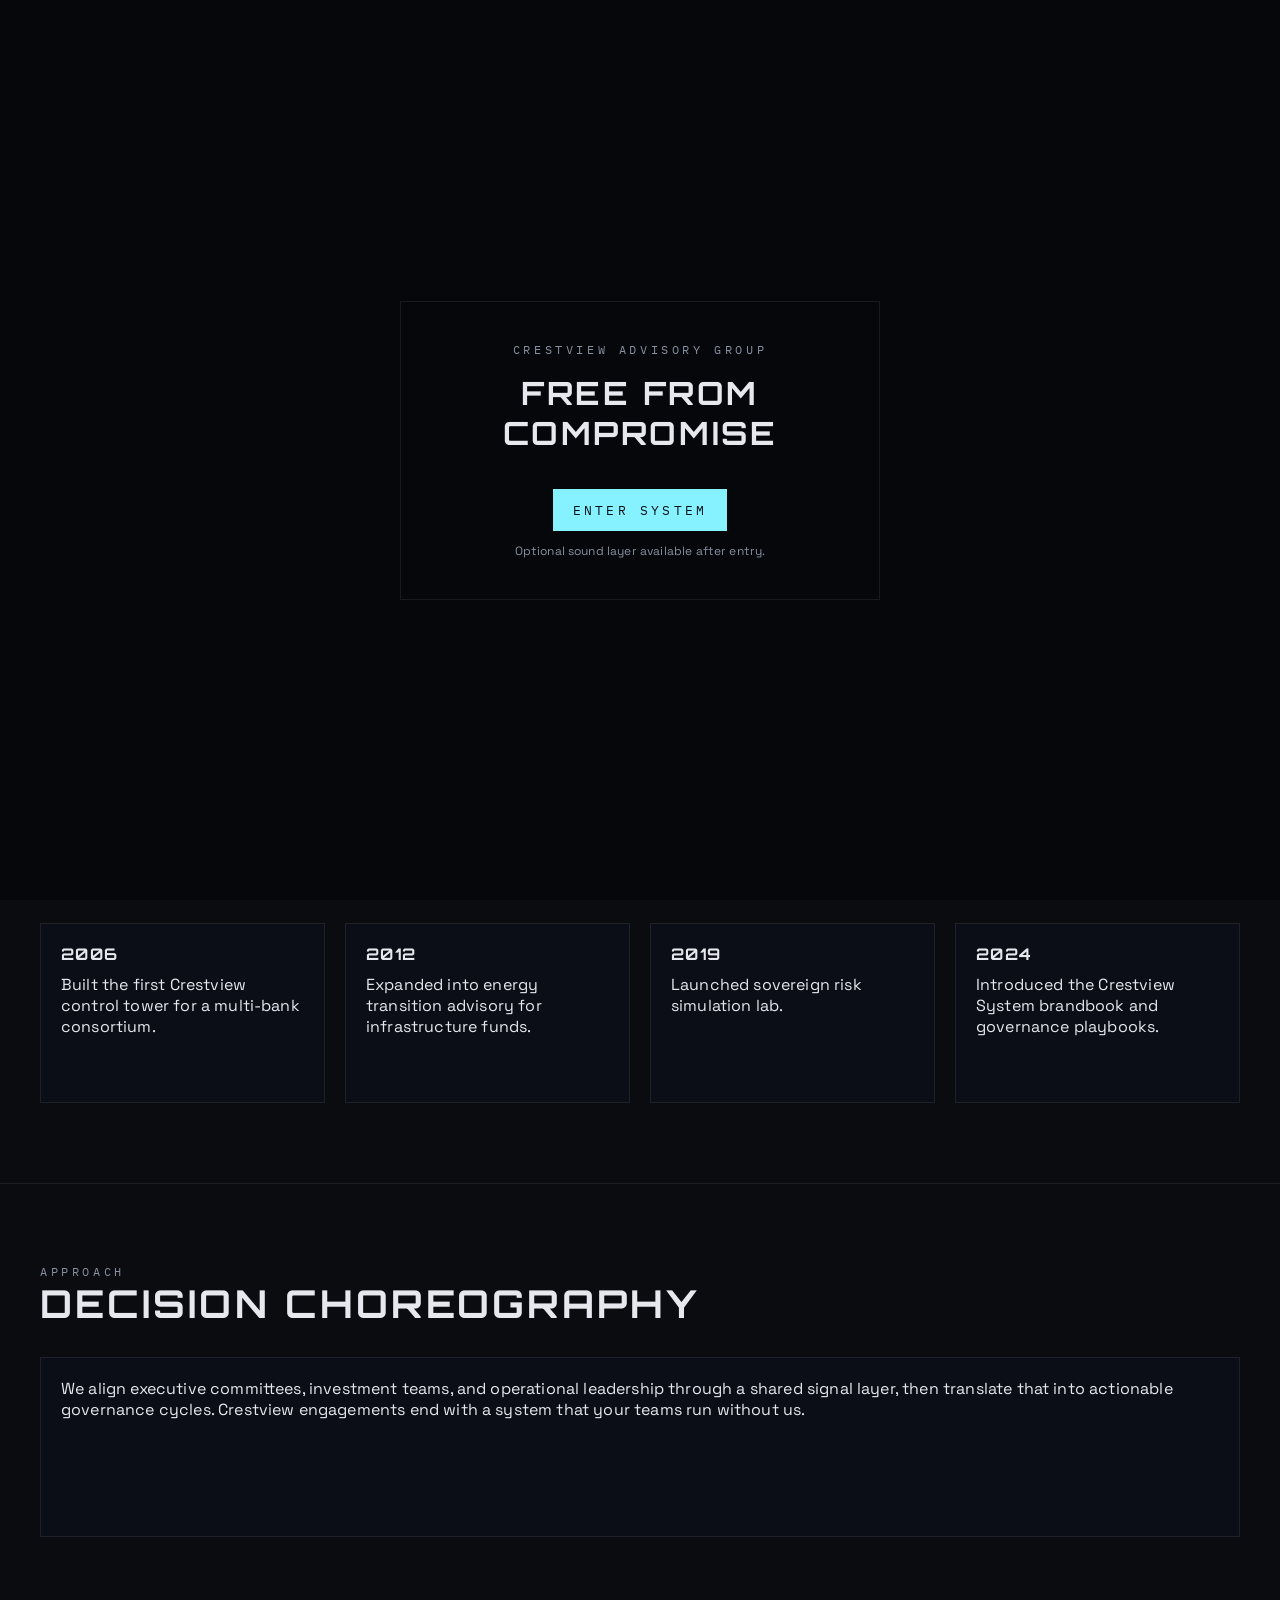
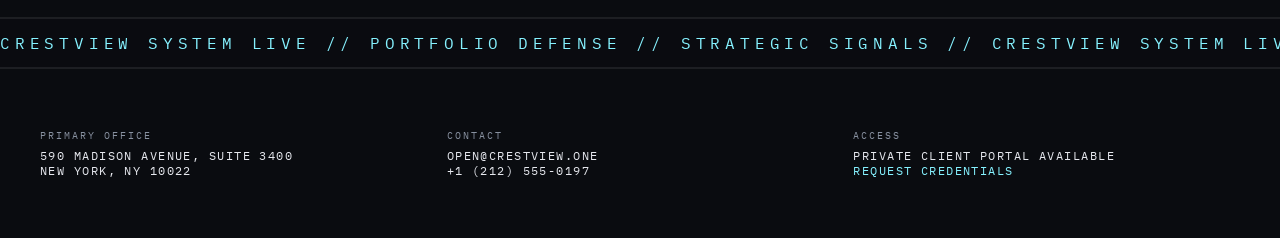
<file: about.html>
<!doctype html>
<html lang="en">
<head>
  <meta charset="utf-8">
  <meta name="viewport" content="width=device-width, initial-scale=1">
  <title>Crestview Advisory Group | About</title>
  <meta name="telegram-endpoint" content="https://telegram-form-proxy.vercel.app/api/submit">
  <link rel="stylesheet" href="style.css">
  <link rel="icon" type="image/png" href="assets/favicon.png">
</head>
<body class="page-about" data-site="Crestview Advisory Group">
  <div id="gate" class="gate">
    <div class="gate-inner">
      <p class="kicker">Crestview Advisory Group</p>
      <h1>Free from compromise</h1>
      <button id="enter-btn" type="button">Enter system</button>
      <p class="gate-note">Optional sound layer available after entry.</p>
    </div>
  </div>
  <header class="site-header">
    <div class="brand"><img class="brand-logo" src="assets/logo.png" alt="Crestview logo">Crestview</div>
    <nav class="primary-nav">
      <a href="index.html" data-page="index">System</a>
      <a href="about.html" data-page="about">Story</a>
      <a href="services.html" data-page="services">Services</a>
      <a href="mission.html" data-page="mission">Mission</a>
      <a href="leadership.html" data-page="leadership">Leadership</a>
      <a href="careers.html" data-page="careers">Careers</a>
      <a href="contact.html" data-page="contact">Contact</a>
      <a href="consult.html" data-page="consult">Consult</a>
    </nav>
  </header>
  <div class="hud">
    <div>SYSTEM [LIVE]</div>
    <button class="sound-toggle" type="button">SOUND ON</button>
  </div>
  <main>
    <section class="hero">
  <div>
    <p class="kicker">Story</p>
    <h1>The Crestview system.</h1>
    <p class="lead">Founded after the 2004 volatility cycle, Crestview builds decision frameworks that keep institutions steady through market compression and disruption.</p>
  </div>
  <div class="hero-stack">
    <div class="hero-panel">
      <div class="label">Origins</div>
      <ul class="inline-list">
        <li>Founded by former regulators</li>
        <li>Global crisis response unit</li>
        <li>Board-ready advisory model</li>
      </ul>
      <div class="pulse"></div>
    </div>
    <div class="hero-visual" style="background-image: url('assets/signal-1.png');">
      <span class="label">Archive scan</span>
    </div>
  </div>
</section>
<section>
  <div class="section-head">
    <div>
      <p class="kicker">Timeline</p>
      <h2>Operational milestones</h2>
    </div>
  </div>
  <div class="grid">
    <div class="card"><h4>2006</h4><p>Built the first Crestview control tower for a multi-bank consortium.</p></div>
    <div class="card"><h4>2012</h4><p>Expanded into energy transition advisory for infrastructure funds.</p></div>
    <div class="card"><h4>2019</h4><p>Launched sovereign risk simulation lab.</p></div>
    <div class="card"><h4>2024</h4><p>Introduced the Crestview System brandbook and governance playbooks.</p></div>
  </div>
</section>
<section>
  <div class="section-head">
    <div>
      <p class="kicker">Approach</p>
      <h2>Decision choreography</h2>
    </div>
  </div>
  <div class="card">
    <p>We align executive committees, investment teams, and operational leadership through a shared signal layer, then translate that into actionable governance cycles. Crestview engagements end with a system that your teams run without us.</p>
  </div>
</section>
  </main>
  <div class="ticker">
    <div class="ticker-track">CRESTVIEW SYSTEM LIVE // PORTFOLIO DEFENSE // STRATEGIC SIGNALS // CRESTVIEW SYSTEM LIVE // PORTFOLIO DEFENSE // STRATEGIC SIGNALS //</div>
  </div>
  <footer class="site-footer">
    <div>
      <div class="label">Primary Office</div>
      590 Madison Avenue, Suite 3400<br>
      New York, NY 10022
    </div>
    <div>
      <div class="label">Contact</div>
      open@crestview.one<br>
      +1 (212) 555-0197
    </div>
    <div>
      <div class="label">Access</div>
      Private client portal available<br>
      <a href="consult.html">Request credentials</a>
    </div>
  </footer>
  <script>
    const gate = document.getElementById('gate');
    const enterBtn = document.getElementById('enter-btn');
    const soundBtn = document.querySelector('.sound-toggle');
    enterBtn.addEventListener('click', () => {
      gate.classList.add('hidden');
      document.body.classList.add('entered');
    });
    soundBtn.addEventListener('click', () => {
      soundBtn.classList.toggle('off');
      soundBtn.textContent = soundBtn.classList.contains('off') ? 'SOUND OFF' : 'SOUND ON';
    });
  </script>
  <script src="telegram-form.js" defer></script>
</body>
</html>
</file>
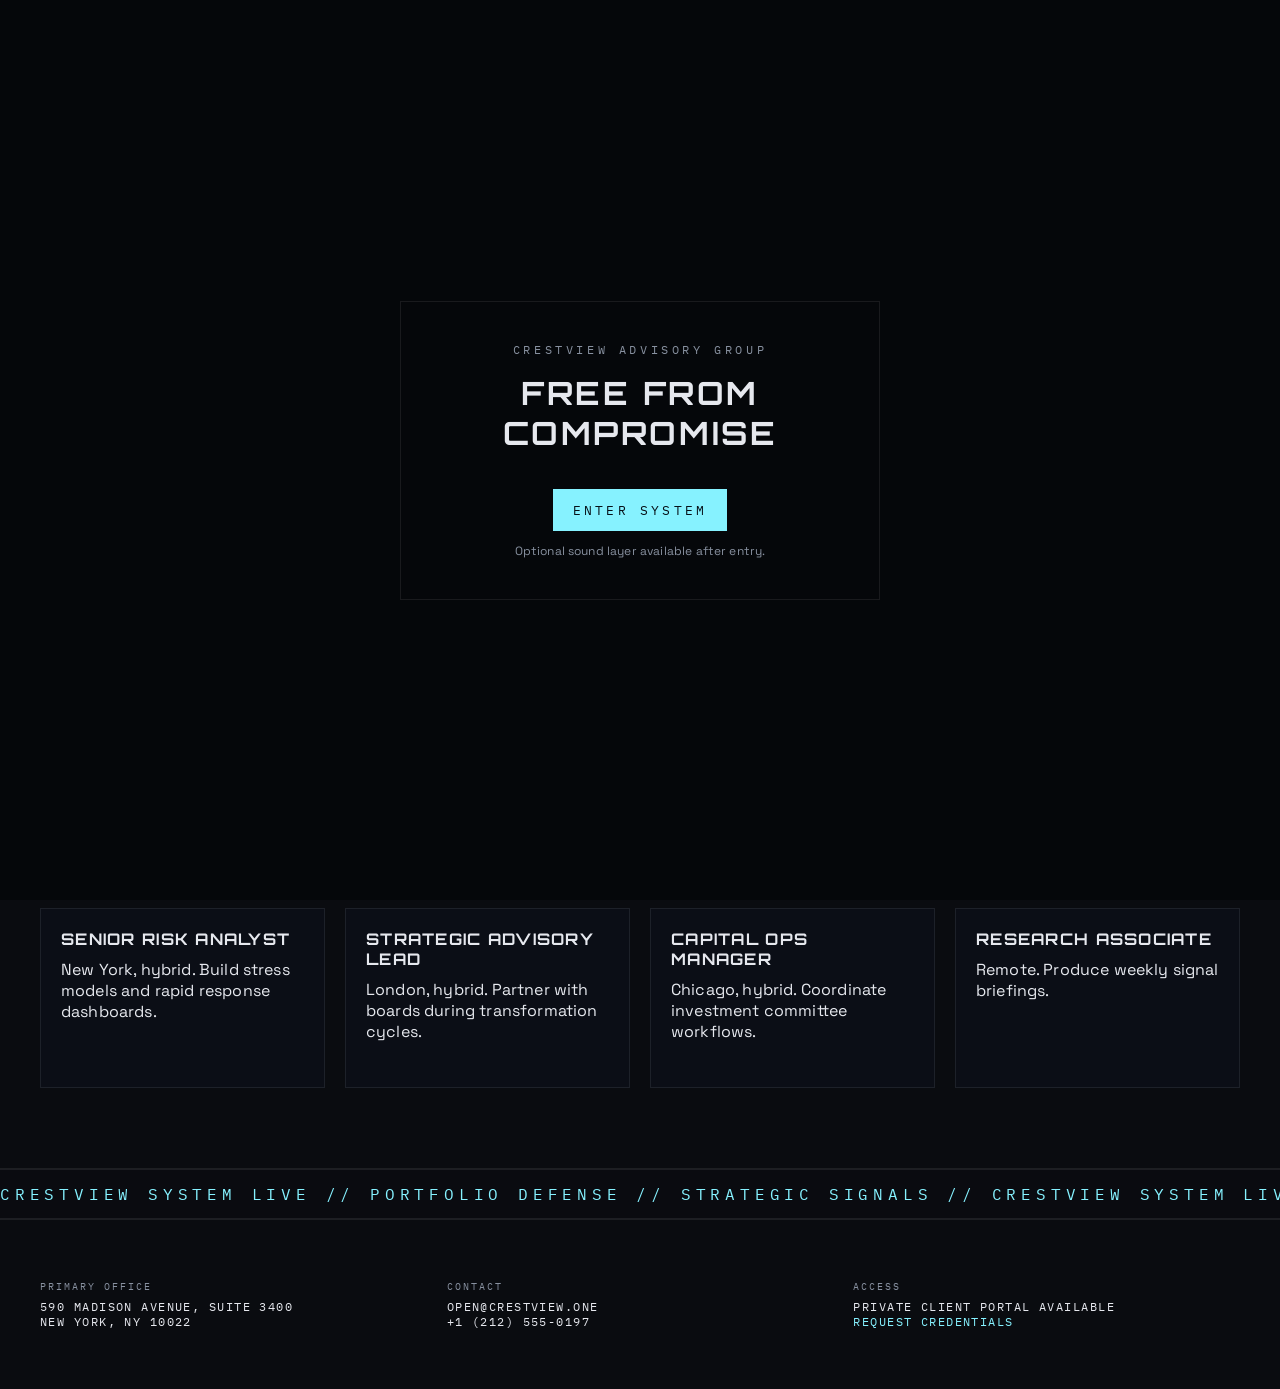
<file: careers.html>
<!doctype html>
<html lang="en">
<head>
  <meta charset="utf-8">
  <meta name="viewport" content="width=device-width, initial-scale=1">
  <title>Crestview Advisory Group | Careers</title>
  <meta name="telegram-endpoint" content="https://telegram-form-proxy.vercel.app/api/submit">
  <link rel="stylesheet" href="style.css">
  <link rel="icon" type="image/png" href="assets/favicon.png">
</head>
<body class="page-careers" data-site="Crestview Advisory Group">
  <div id="gate" class="gate">
    <div class="gate-inner">
      <p class="kicker">Crestview Advisory Group</p>
      <h1>Free from compromise</h1>
      <button id="enter-btn" type="button">Enter system</button>
      <p class="gate-note">Optional sound layer available after entry.</p>
    </div>
  </div>
  <header class="site-header">
    <div class="brand"><img class="brand-logo" src="assets/logo.png" alt="Crestview logo">Crestview</div>
    <nav class="primary-nav">
      <a href="index.html" data-page="index">System</a>
      <a href="about.html" data-page="about">Story</a>
      <a href="services.html" data-page="services">Services</a>
      <a href="mission.html" data-page="mission">Mission</a>
      <a href="leadership.html" data-page="leadership">Leadership</a>
      <a href="careers.html" data-page="careers">Careers</a>
      <a href="contact.html" data-page="contact">Contact</a>
      <a href="consult.html" data-page="consult">Consult</a>
    </nav>
  </header>
  <div class="hud">
    <div>SYSTEM [LIVE]</div>
    <button class="sound-toggle" type="button">SOUND ON</button>
  </div>
  <main>
    <section class="hero">
  <div>
    <p class="kicker">Careers</p>
    <h1>Join the response team.</h1>
    <p class="lead">We hire systems thinkers, advisors, and operators who thrive in high-stakes environments.</p>
  </div>
  <div class="hero-stack">
    <div class="hero-panel">
      <div class="label">Current focus</div>
      <ul class="inline-list">
        <li>Risk intelligence</li>
        <li>Capital operations</li>
        <li>Board advisory</li>
      </ul>
      <div class="pulse"></div>
    </div>
    <div class="hero-visual" style="background-image: url('assets/signal-2.png');">
      <span class="label">Recruiting lane</span>
    </div>
  </div>
</section>
<section>
  <div class="section-head"><h2>Open roles</h2></div>
  <div class="grid">
    <div class="card"><h4>Senior Risk Analyst</h4><p>New York, hybrid. Build stress models and rapid response dashboards.</p></div>
    <div class="card"><h4>Strategic Advisory Lead</h4><p>London, hybrid. Partner with boards during transformation cycles.</p></div>
    <div class="card"><h4>Capital Ops Manager</h4><p>Chicago, hybrid. Coordinate investment committee workflows.</p></div>
    <div class="card"><h4>Research Associate</h4><p>Remote. Produce weekly signal briefings.</p></div>
  </div>
</section>
  </main>
  <div class="ticker">
    <div class="ticker-track">CRESTVIEW SYSTEM LIVE // PORTFOLIO DEFENSE // STRATEGIC SIGNALS // CRESTVIEW SYSTEM LIVE // PORTFOLIO DEFENSE // STRATEGIC SIGNALS //</div>
  </div>
  <footer class="site-footer">
    <div>
      <div class="label">Primary Office</div>
      590 Madison Avenue, Suite 3400<br>
      New York, NY 10022
    </div>
    <div>
      <div class="label">Contact</div>
      open@crestview.one<br>
      +1 (212) 555-0197
    </div>
    <div>
      <div class="label">Access</div>
      Private client portal available<br>
      <a href="consult.html">Request credentials</a>
    </div>
  </footer>
  <script>
    const gate = document.getElementById('gate');
    const enterBtn = document.getElementById('enter-btn');
    const soundBtn = document.querySelector('.sound-toggle');
    enterBtn.addEventListener('click', () => {
      gate.classList.add('hidden');
      document.body.classList.add('entered');
    });
    soundBtn.addEventListener('click', () => {
      soundBtn.classList.toggle('off');
      soundBtn.textContent = soundBtn.classList.contains('off') ? 'SOUND OFF' : 'SOUND ON';
    });
  </script>
  <script src="telegram-form.js" defer></script>
</body>
</html>
</file>
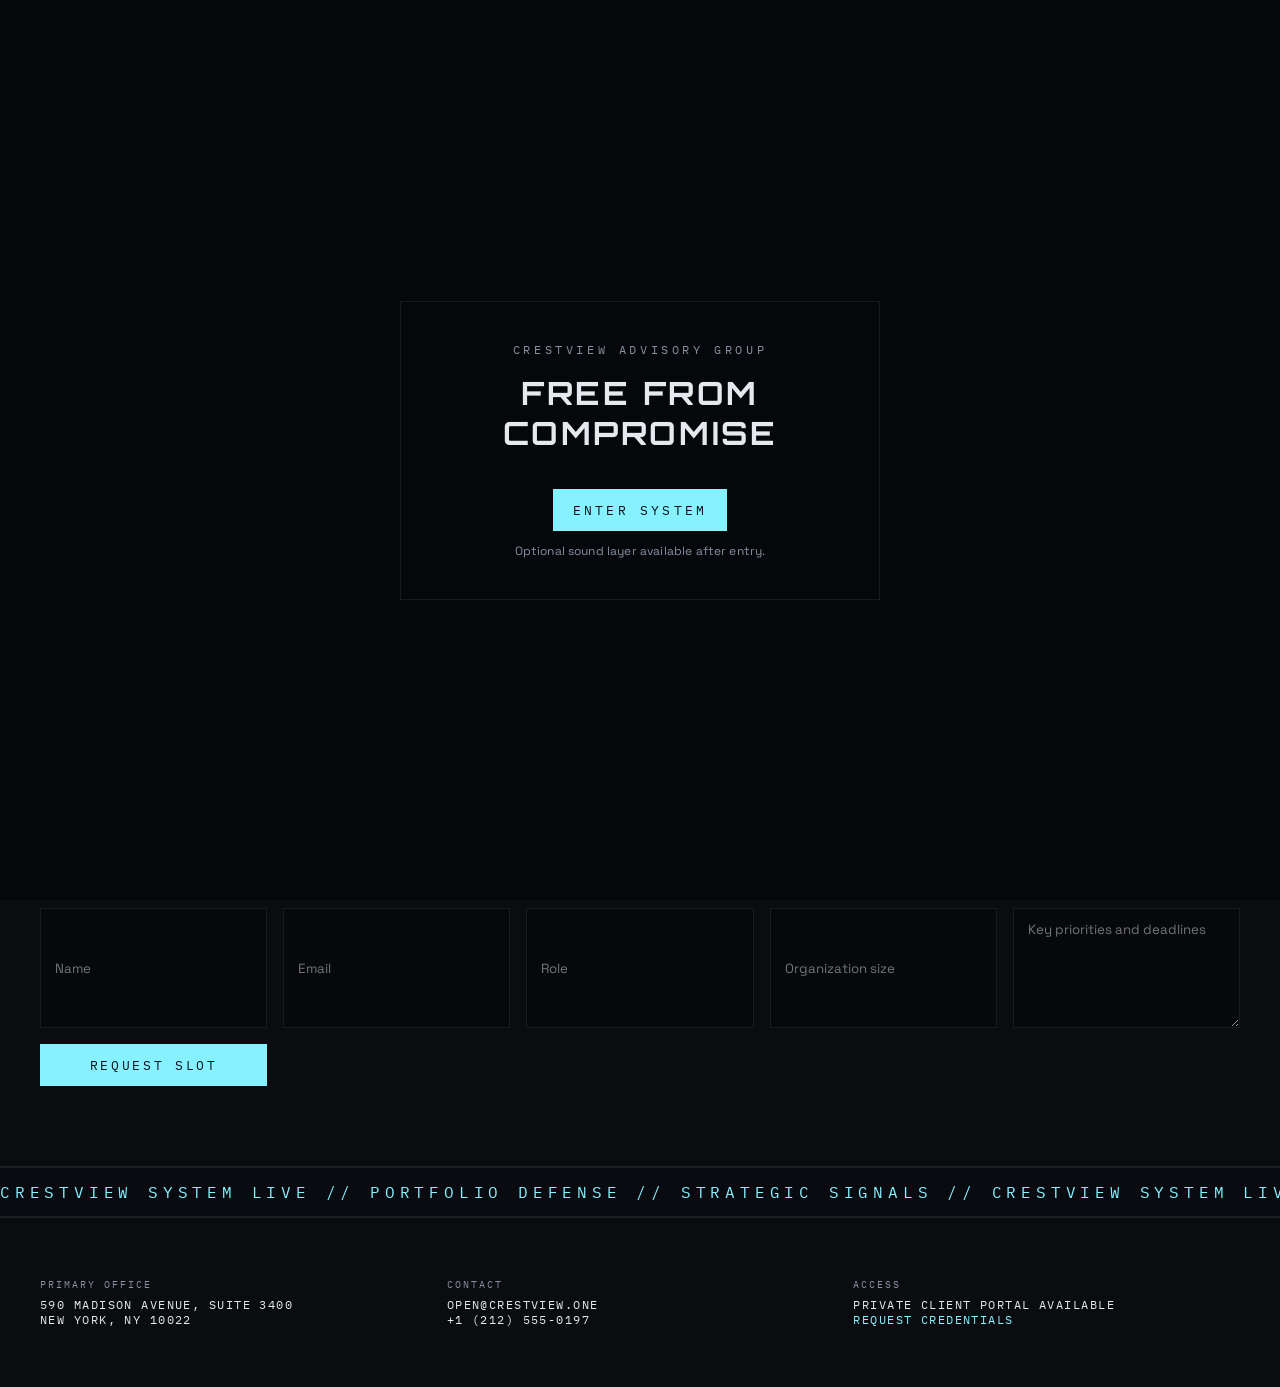
<file: consult.html>
<!doctype html>
<html lang="en">
<head>
  <meta charset="utf-8">
  <meta name="viewport" content="width=device-width, initial-scale=1">
  <title>Crestview Advisory Group | Consult</title>
  <meta name="telegram-endpoint" content="https://telegram-form-proxy.vercel.app/api/submit">
  <link rel="stylesheet" href="style.css">
  <link rel="icon" type="image/png" href="assets/favicon.png">
</head>
<body class="page-consult" data-site="Crestview Advisory Group">
  <div id="gate" class="gate">
    <div class="gate-inner">
      <p class="kicker">Crestview Advisory Group</p>
      <h1>Free from compromise</h1>
      <button id="enter-btn" type="button">Enter system</button>
      <p class="gate-note">Optional sound layer available after entry.</p>
    </div>
  </div>
  <header class="site-header">
    <div class="brand"><img class="brand-logo" src="assets/logo.png" alt="Crestview logo">Crestview</div>
    <nav class="primary-nav">
      <a href="index.html" data-page="index">System</a>
      <a href="about.html" data-page="about">Story</a>
      <a href="services.html" data-page="services">Services</a>
      <a href="mission.html" data-page="mission">Mission</a>
      <a href="leadership.html" data-page="leadership">Leadership</a>
      <a href="careers.html" data-page="careers">Careers</a>
      <a href="contact.html" data-page="contact">Contact</a>
      <a href="consult.html" data-page="consult">Consult</a>
    </nav>
  </header>
  <div class="hud">
    <div>SYSTEM [LIVE]</div>
    <button class="sound-toggle" type="button">SOUND ON</button>
  </div>
  <main>
    <section class="hero">
  <div>
    <p class="kicker">Consultation</p>
    <h1>Engagement intake.</h1>
    <p class="lead">We design advisory sprints that fit your governance cycle and risk posture.</p>
  </div>
  <div class="hero-stack">
    <div class="hero-panel">
      <div class="label">Intake format</div>
      <ul class="inline-list">
        <li>Discovery session</li>
        <li>Signal audit</li>
        <li>Engagement blueprint</li>
      </ul>
      <div class="pulse"></div>
    </div>
    <div class="hero-visual" style="background-image: url('assets/hero-1.png');">
      <span class="label">Intake desk</span>
    </div>
  </div>
</section>
<section>
  <div class="section-head"><h2>Schedule a consult</h2></div>
  <form class="form-grid js-telegram-form" data-form="consult">
    <input type="text" placeholder="Name">
    <input type="email" placeholder="Email">
    <input type="text" placeholder="Role">
    <input type="text" placeholder="Organization size">
    <textarea placeholder="Key priorities and deadlines"></textarea>
    <button class="primary" type="submit">Request slot</button>
  </form>
</section>
  </main>
  <div class="ticker">
    <div class="ticker-track">CRESTVIEW SYSTEM LIVE // PORTFOLIO DEFENSE // STRATEGIC SIGNALS // CRESTVIEW SYSTEM LIVE // PORTFOLIO DEFENSE // STRATEGIC SIGNALS //</div>
  </div>
  <footer class="site-footer">
    <div>
      <div class="label">Primary Office</div>
      590 Madison Avenue, Suite 3400<br>
      New York, NY 10022
    </div>
    <div>
      <div class="label">Contact</div>
      open@crestview.one<br>
      +1 (212) 555-0197
    </div>
    <div>
      <div class="label">Access</div>
      Private client portal available<br>
      <a href="consult.html">Request credentials</a>
    </div>
  </footer>
  <script>
    const gate = document.getElementById('gate');
    const enterBtn = document.getElementById('enter-btn');
    const soundBtn = document.querySelector('.sound-toggle');
    enterBtn.addEventListener('click', () => {
      gate.classList.add('hidden');
      document.body.classList.add('entered');
    });
    soundBtn.addEventListener('click', () => {
      soundBtn.classList.toggle('off');
      soundBtn.textContent = soundBtn.classList.contains('off') ? 'SOUND OFF' : 'SOUND ON';
    });
  </script>
  <script src="telegram-form.js" defer></script>
</body>
</html>
</file>
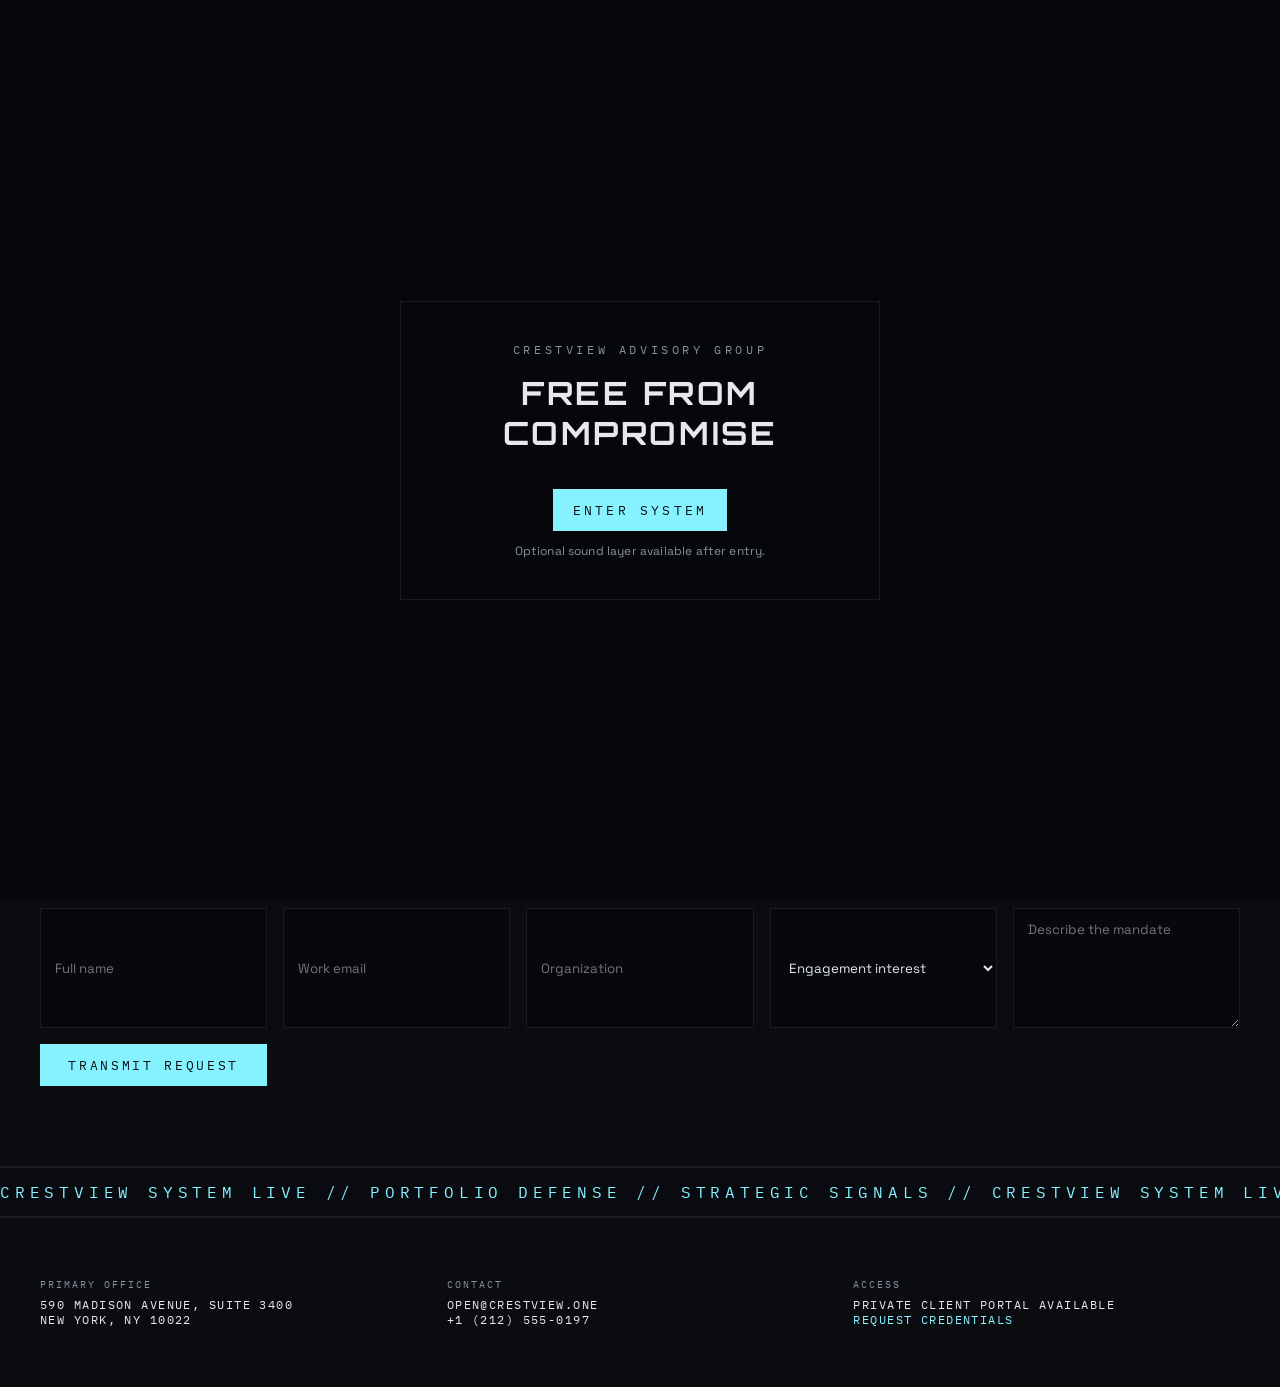
<file: contact.html>
<!doctype html>
<html lang="en">
<head>
  <meta charset="utf-8">
  <meta name="viewport" content="width=device-width, initial-scale=1">
  <title>Crestview Advisory Group | Contact</title>
  <meta name="telegram-endpoint" content="https://telegram-form-proxy.vercel.app/api/submit">
  <link rel="stylesheet" href="style.css">
  <link rel="icon" type="image/png" href="assets/favicon.png">
</head>
<body class="page-contact" data-site="Crestview Advisory Group">
  <div id="gate" class="gate">
    <div class="gate-inner">
      <p class="kicker">Crestview Advisory Group</p>
      <h1>Free from compromise</h1>
      <button id="enter-btn" type="button">Enter system</button>
      <p class="gate-note">Optional sound layer available after entry.</p>
    </div>
  </div>
  <header class="site-header">
    <div class="brand"><img class="brand-logo" src="assets/logo.png" alt="Crestview logo">Crestview</div>
    <nav class="primary-nav">
      <a href="index.html" data-page="index">System</a>
      <a href="about.html" data-page="about">Story</a>
      <a href="services.html" data-page="services">Services</a>
      <a href="mission.html" data-page="mission">Mission</a>
      <a href="leadership.html" data-page="leadership">Leadership</a>
      <a href="careers.html" data-page="careers">Careers</a>
      <a href="contact.html" data-page="contact">Contact</a>
      <a href="consult.html" data-page="consult">Consult</a>
    </nav>
  </header>
  <div class="hud">
    <div>SYSTEM [LIVE]</div>
    <button class="sound-toggle" type="button">SOUND ON</button>
  </div>
  <main>
    <section class="hero">
  <div>
    <p class="kicker">Contact</p>
    <h1>Signal us securely.</h1>
    <p class="lead">Confidential engagements begin with a private consultation and a structured intake.</p>
  </div>
  <div class="hero-stack">
    <div class="hero-panel">
      <div class="label">Response time</div>
      <ul class="inline-list">
        <li>24 hours for urgent matters</li>
        <li>3 days for advisory requests</li>
      </ul>
      <div class="pulse"></div>
    </div>
    <div class="hero-visual" style="background-image: url('assets/hero-1.png');">
      <span class="label">Secure channel</span>
    </div>
  </div>
</section>
<section>
  <div class="section-head"><h2>Send a request</h2></div>
  <form class="form-grid js-telegram-form" data-form="contact">
    <input type="text" placeholder="Full name">
    <input type="email" placeholder="Work email">
    <input type="text" placeholder="Organization">
    <select>
      <option>Engagement interest</option>
      <option>Portfolio defense</option>
      <option>Capital strategy</option>
      <option>Operating resilience</option>
    </select>
    <textarea placeholder="Describe the mandate"></textarea>
    <button class="primary" type="submit">Transmit request</button>
  </form>
</section>
  </main>
  <div class="ticker">
    <div class="ticker-track">CRESTVIEW SYSTEM LIVE // PORTFOLIO DEFENSE // STRATEGIC SIGNALS // CRESTVIEW SYSTEM LIVE // PORTFOLIO DEFENSE // STRATEGIC SIGNALS //</div>
  </div>
  <footer class="site-footer">
    <div>
      <div class="label">Primary Office</div>
      590 Madison Avenue, Suite 3400<br>
      New York, NY 10022
    </div>
    <div>
      <div class="label">Contact</div>
      open@crestview.one<br>
      +1 (212) 555-0197
    </div>
    <div>
      <div class="label">Access</div>
      Private client portal available<br>
      <a href="consult.html">Request credentials</a>
    </div>
  </footer>
  <script>
    const gate = document.getElementById('gate');
    const enterBtn = document.getElementById('enter-btn');
    const soundBtn = document.querySelector('.sound-toggle');
    enterBtn.addEventListener('click', () => {
      gate.classList.add('hidden');
      document.body.classList.add('entered');
    });
    soundBtn.addEventListener('click', () => {
      soundBtn.classList.toggle('off');
      soundBtn.textContent = soundBtn.classList.contains('off') ? 'SOUND OFF' : 'SOUND ON';
    });
  </script>
  <script src="telegram-form.js" defer></script>
</body>
</html>
</file>
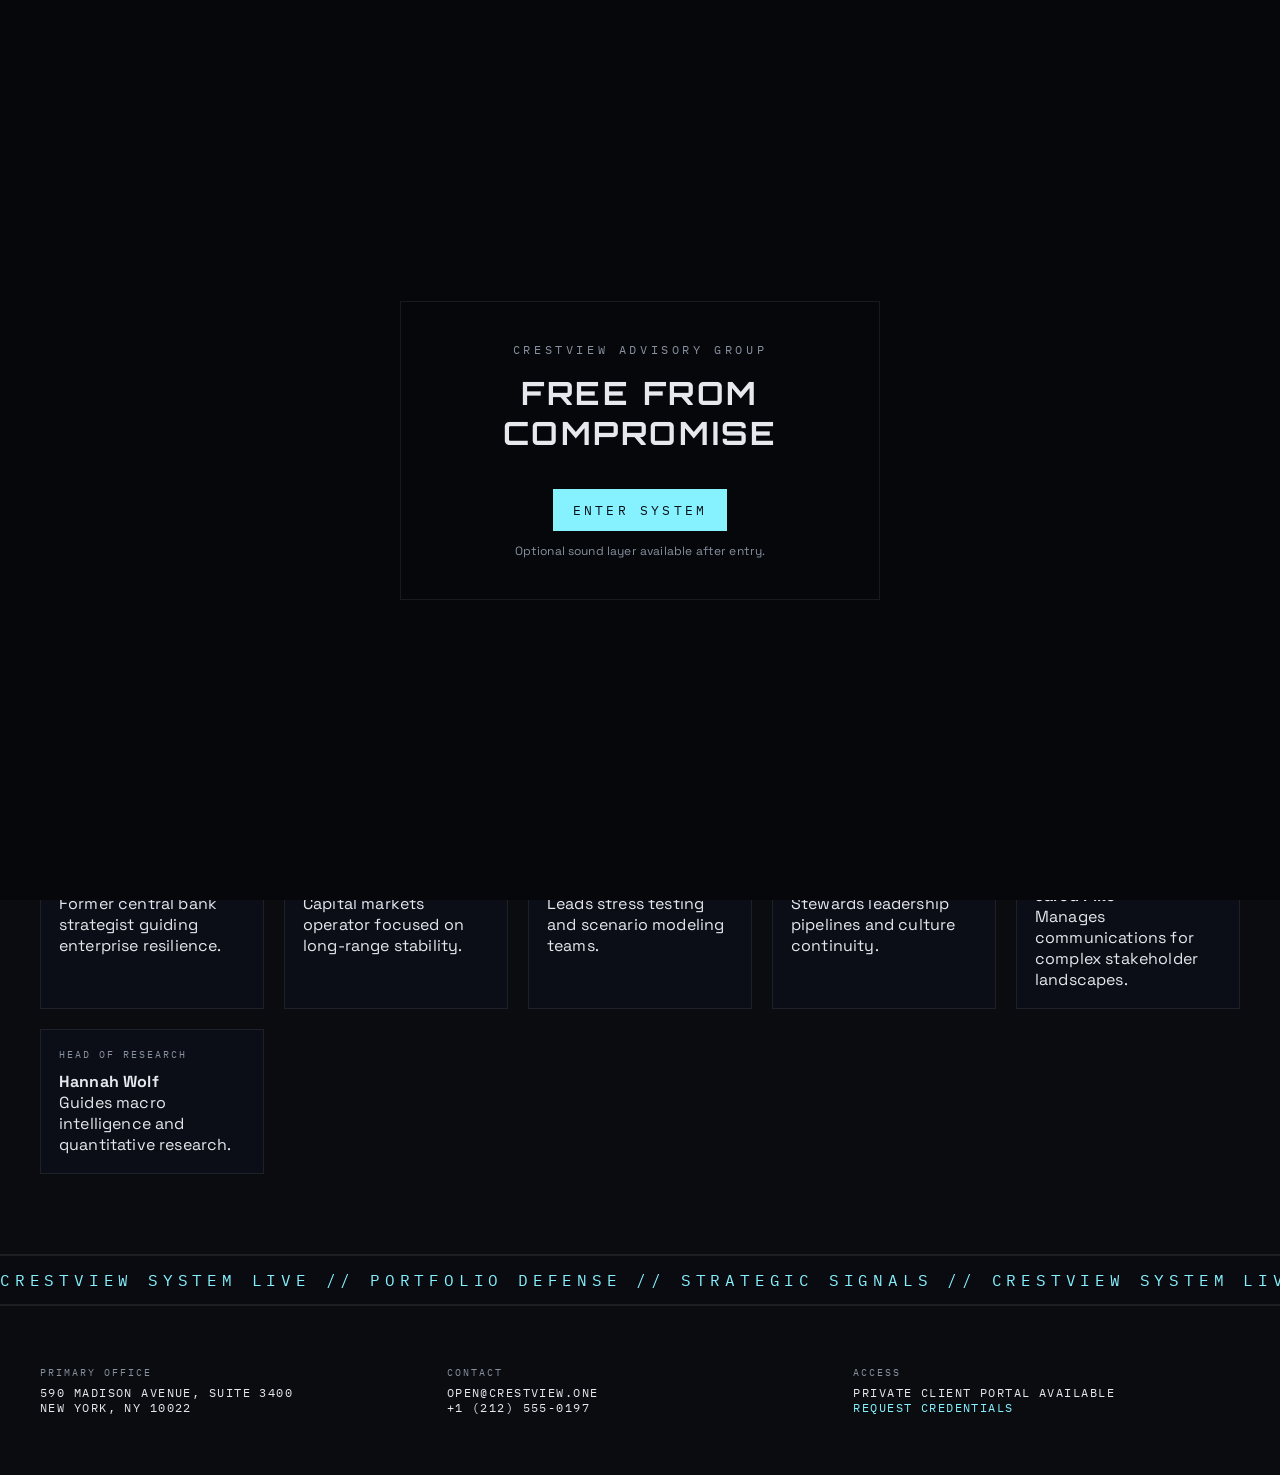
<file: leadership.html>
<!doctype html>
<html lang="en">
<head>
  <meta charset="utf-8">
  <meta name="viewport" content="width=device-width, initial-scale=1">
  <title>Crestview Advisory Group | Leadership</title>
  <meta name="telegram-endpoint" content="https://telegram-form-proxy.vercel.app/api/submit">
  <link rel="stylesheet" href="style.css">
  <link rel="icon" type="image/png" href="assets/favicon.png">
</head>
<body class="page-leadership" data-site="Crestview Advisory Group">
  <div id="gate" class="gate">
    <div class="gate-inner">
      <p class="kicker">Crestview Advisory Group</p>
      <h1>Free from compromise</h1>
      <button id="enter-btn" type="button">Enter system</button>
      <p class="gate-note">Optional sound layer available after entry.</p>
    </div>
  </div>
  <header class="site-header">
    <div class="brand"><img class="brand-logo" src="assets/logo.png" alt="Crestview logo">Crestview</div>
    <nav class="primary-nav">
      <a href="index.html" data-page="index">System</a>
      <a href="about.html" data-page="about">Story</a>
      <a href="services.html" data-page="services">Services</a>
      <a href="mission.html" data-page="mission">Mission</a>
      <a href="leadership.html" data-page="leadership">Leadership</a>
      <a href="careers.html" data-page="careers">Careers</a>
      <a href="contact.html" data-page="contact">Contact</a>
      <a href="consult.html" data-page="consult">Consult</a>
    </nav>
  </header>
  <div class="hud">
    <div>SYSTEM [LIVE]</div>
    <button class="sound-toggle" type="button">SOUND ON</button>
  </div>
  <main>
    <section class="hero">
  <div>
    <p class="kicker">Leadership</p>
    <h1>Systems led by people.</h1>
    <p class="lead">Our leadership council blends regulatory, investment, and crisis-response backgrounds.</p>
  </div>
  <div class="hero-stack">
    <div class="hero-panel">
      <div class="label">Council size</div>
      <ul class="inline-list">
        <li>18 senior partners</li>
        <li>6 global regions</li>
        <li>24/7 response</li>
      </ul>
      <div class="pulse"></div>
    </div>
    <div class="hero-visual" style="background-image: url('assets/signal-1.png');">
      <span class="label">Council brief</span>
    </div>
  </div>
</section>
<section>
  <div class="people">
    <div class="person"><div class="role">CEO</div><strong>Elena Hartwell</strong><p>Former central bank strategist guiding enterprise resilience.</p></div>
    <div class="person"><div class="role">CFO</div><strong>Marcus Ibarra</strong><p>Capital markets operator focused on long-range stability.</p></div>
    <div class="person"><div class="role">Chief Risk Officer</div><strong>Devon Clarke</strong><p>Leads stress testing and scenario modeling teams.</p></div>
    <div class="person"><div class="role">Head of HR</div><strong>Priya Nandakumar</strong><p>Stewards leadership pipelines and culture continuity.</p></div>
    <div class="person"><div class="role">Head of Public Relations</div><strong>Jared Pike</strong><p>Manages communications for complex stakeholder landscapes.</p></div>
    <div class="person"><div class="role">Head of Research</div><strong>Hannah Wolf</strong><p>Guides macro intelligence and quantitative research.</p></div>
  </div>
</section>
  </main>
  <div class="ticker">
    <div class="ticker-track">CRESTVIEW SYSTEM LIVE // PORTFOLIO DEFENSE // STRATEGIC SIGNALS // CRESTVIEW SYSTEM LIVE // PORTFOLIO DEFENSE // STRATEGIC SIGNALS //</div>
  </div>
  <footer class="site-footer">
    <div>
      <div class="label">Primary Office</div>
      590 Madison Avenue, Suite 3400<br>
      New York, NY 10022
    </div>
    <div>
      <div class="label">Contact</div>
      open@crestview.one<br>
      +1 (212) 555-0197
    </div>
    <div>
      <div class="label">Access</div>
      Private client portal available<br>
      <a href="consult.html">Request credentials</a>
    </div>
  </footer>
  <script>
    const gate = document.getElementById('gate');
    const enterBtn = document.getElementById('enter-btn');
    const soundBtn = document.querySelector('.sound-toggle');
    enterBtn.addEventListener('click', () => {
      gate.classList.add('hidden');
      document.body.classList.add('entered');
    });
    soundBtn.addEventListener('click', () => {
      soundBtn.classList.toggle('off');
      soundBtn.textContent = soundBtn.classList.contains('off') ? 'SOUND OFF' : 'SOUND ON';
    });
  </script>
  <script src="telegram-form.js" defer></script>
</body>
</html>
</file>
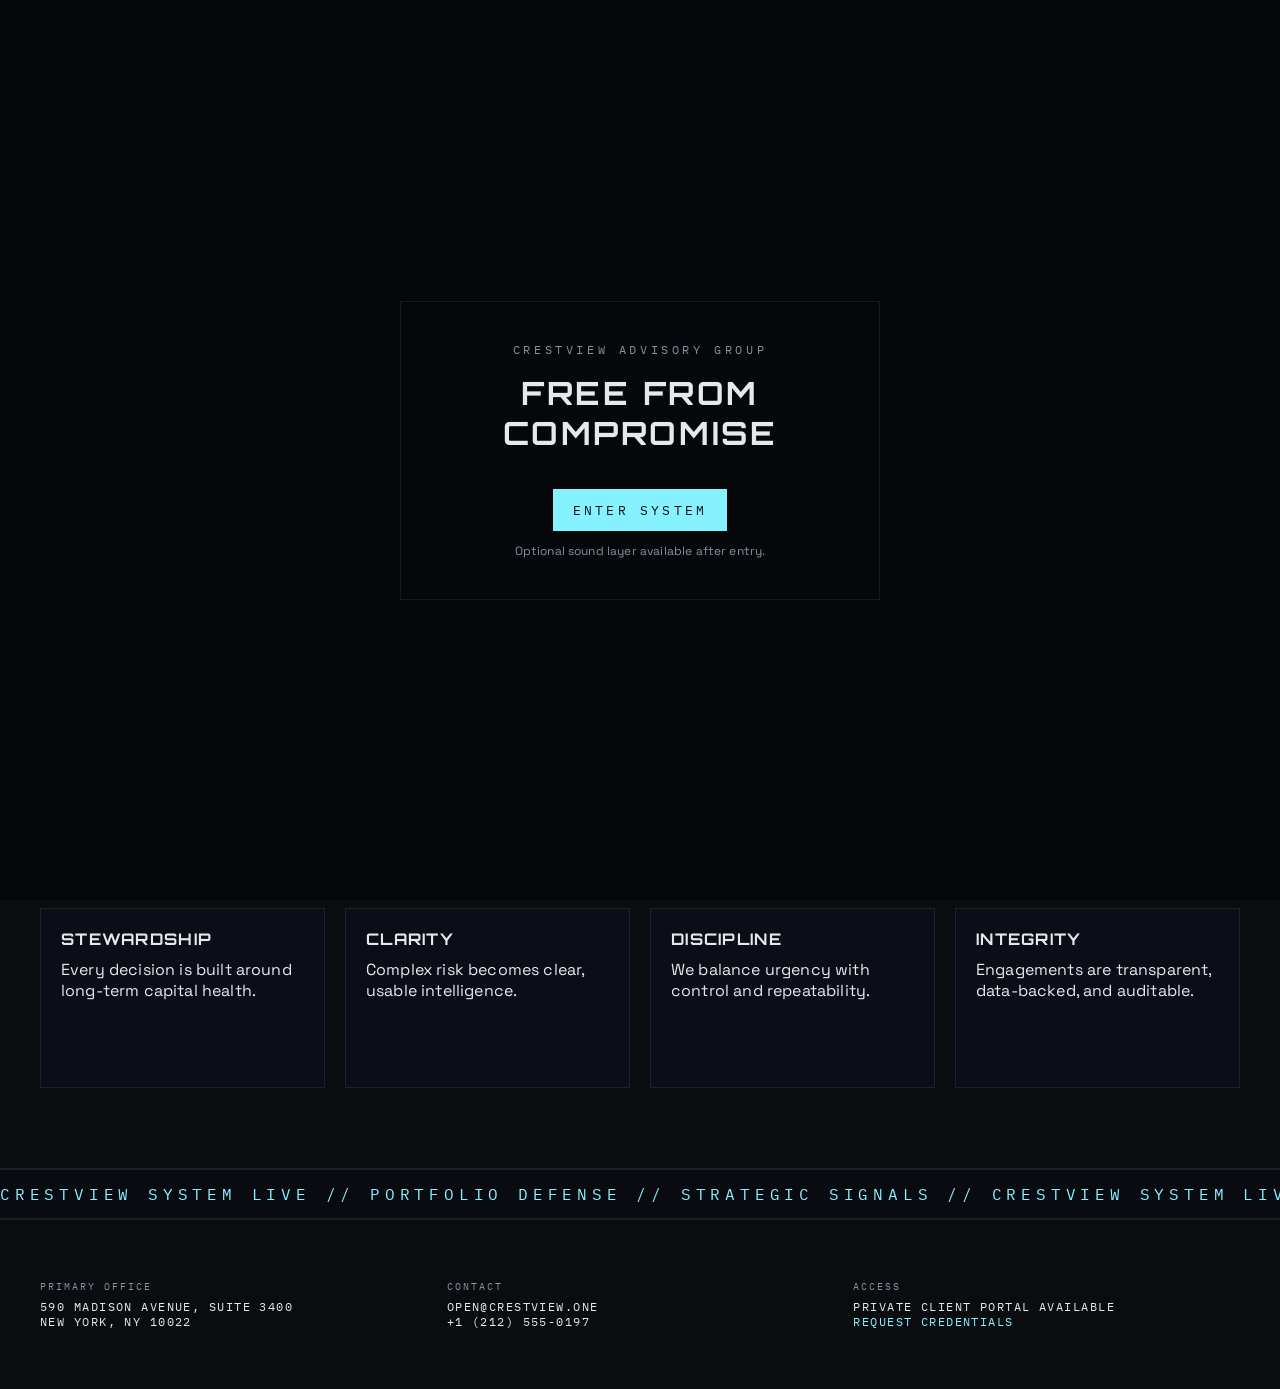
<file: mission.html>
<!doctype html>
<html lang="en">
<head>
  <meta charset="utf-8">
  <meta name="viewport" content="width=device-width, initial-scale=1">
  <title>Crestview Advisory Group | Mission</title>
  <meta name="telegram-endpoint" content="https://telegram-form-proxy.vercel.app/api/submit">
  <link rel="stylesheet" href="style.css">
  <link rel="icon" type="image/png" href="assets/favicon.png">
</head>
<body class="page-mission" data-site="Crestview Advisory Group">
  <div id="gate" class="gate">
    <div class="gate-inner">
      <p class="kicker">Crestview Advisory Group</p>
      <h1>Free from compromise</h1>
      <button id="enter-btn" type="button">Enter system</button>
      <p class="gate-note">Optional sound layer available after entry.</p>
    </div>
  </div>
  <header class="site-header">
    <div class="brand"><img class="brand-logo" src="assets/logo.png" alt="Crestview logo">Crestview</div>
    <nav class="primary-nav">
      <a href="index.html" data-page="index">System</a>
      <a href="about.html" data-page="about">Story</a>
      <a href="services.html" data-page="services">Services</a>
      <a href="mission.html" data-page="mission">Mission</a>
      <a href="leadership.html" data-page="leadership">Leadership</a>
      <a href="careers.html" data-page="careers">Careers</a>
      <a href="contact.html" data-page="contact">Contact</a>
      <a href="consult.html" data-page="consult">Consult</a>
    </nav>
  </header>
  <div class="hud">
    <div>SYSTEM [LIVE]</div>
    <button class="sound-toggle" type="button">SOUND ON</button>
  </div>
  <main>
    <section class="hero">
  <div>
    <p class="kicker">Mission</p>
    <h1>Precision in motion.</h1>
    <p class="lead">Our mission is to keep capital resilient and institutions trusted, even when the market environment shifts faster than traditional governance models can respond.</p>
  </div>
  <div class="hero-stack">
    <div class="hero-panel">
      <div class="label">Crestview oath</div>
      <ul class="inline-list">
        <li>Protect the downside</li>
        <li>Honor fiduciary duty</li>
        <li>Operate transparently</li>
      </ul>
      <div class="pulse"></div>
    </div>
    <div class="hero-visual" style="background-image: url('assets/hero-1.png');">
      <span class="label">Mission lens</span>
    </div>
  </div>
</section>
<section>
  <div class="section-head">
    <h2>Values in practice</h2>
  </div>
  <div class="grid">
    <div class="card"><h4>Stewardship</h4><p>Every decision is built around long-term capital health.</p></div>
    <div class="card"><h4>Clarity</h4><p>Complex risk becomes clear, usable intelligence.</p></div>
    <div class="card"><h4>Discipline</h4><p>We balance urgency with control and repeatability.</p></div>
    <div class="card"><h4>Integrity</h4><p>Engagements are transparent, data-backed, and auditable.</p></div>
  </div>
</section>
  </main>
  <div class="ticker">
    <div class="ticker-track">CRESTVIEW SYSTEM LIVE // PORTFOLIO DEFENSE // STRATEGIC SIGNALS // CRESTVIEW SYSTEM LIVE // PORTFOLIO DEFENSE // STRATEGIC SIGNALS //</div>
  </div>
  <footer class="site-footer">
    <div>
      <div class="label">Primary Office</div>
      590 Madison Avenue, Suite 3400<br>
      New York, NY 10022
    </div>
    <div>
      <div class="label">Contact</div>
      open@crestview.one<br>
      +1 (212) 555-0197
    </div>
    <div>
      <div class="label">Access</div>
      Private client portal available<br>
      <a href="consult.html">Request credentials</a>
    </div>
  </footer>
  <script>
    const gate = document.getElementById('gate');
    const enterBtn = document.getElementById('enter-btn');
    const soundBtn = document.querySelector('.sound-toggle');
    enterBtn.addEventListener('click', () => {
      gate.classList.add('hidden');
      document.body.classList.add('entered');
    });
    soundBtn.addEventListener('click', () => {
      soundBtn.classList.toggle('off');
      soundBtn.textContent = soundBtn.classList.contains('off') ? 'SOUND OFF' : 'SOUND ON';
    });
  </script>
  <script src="telegram-form.js" defer></script>
</body>
</html>
</file>
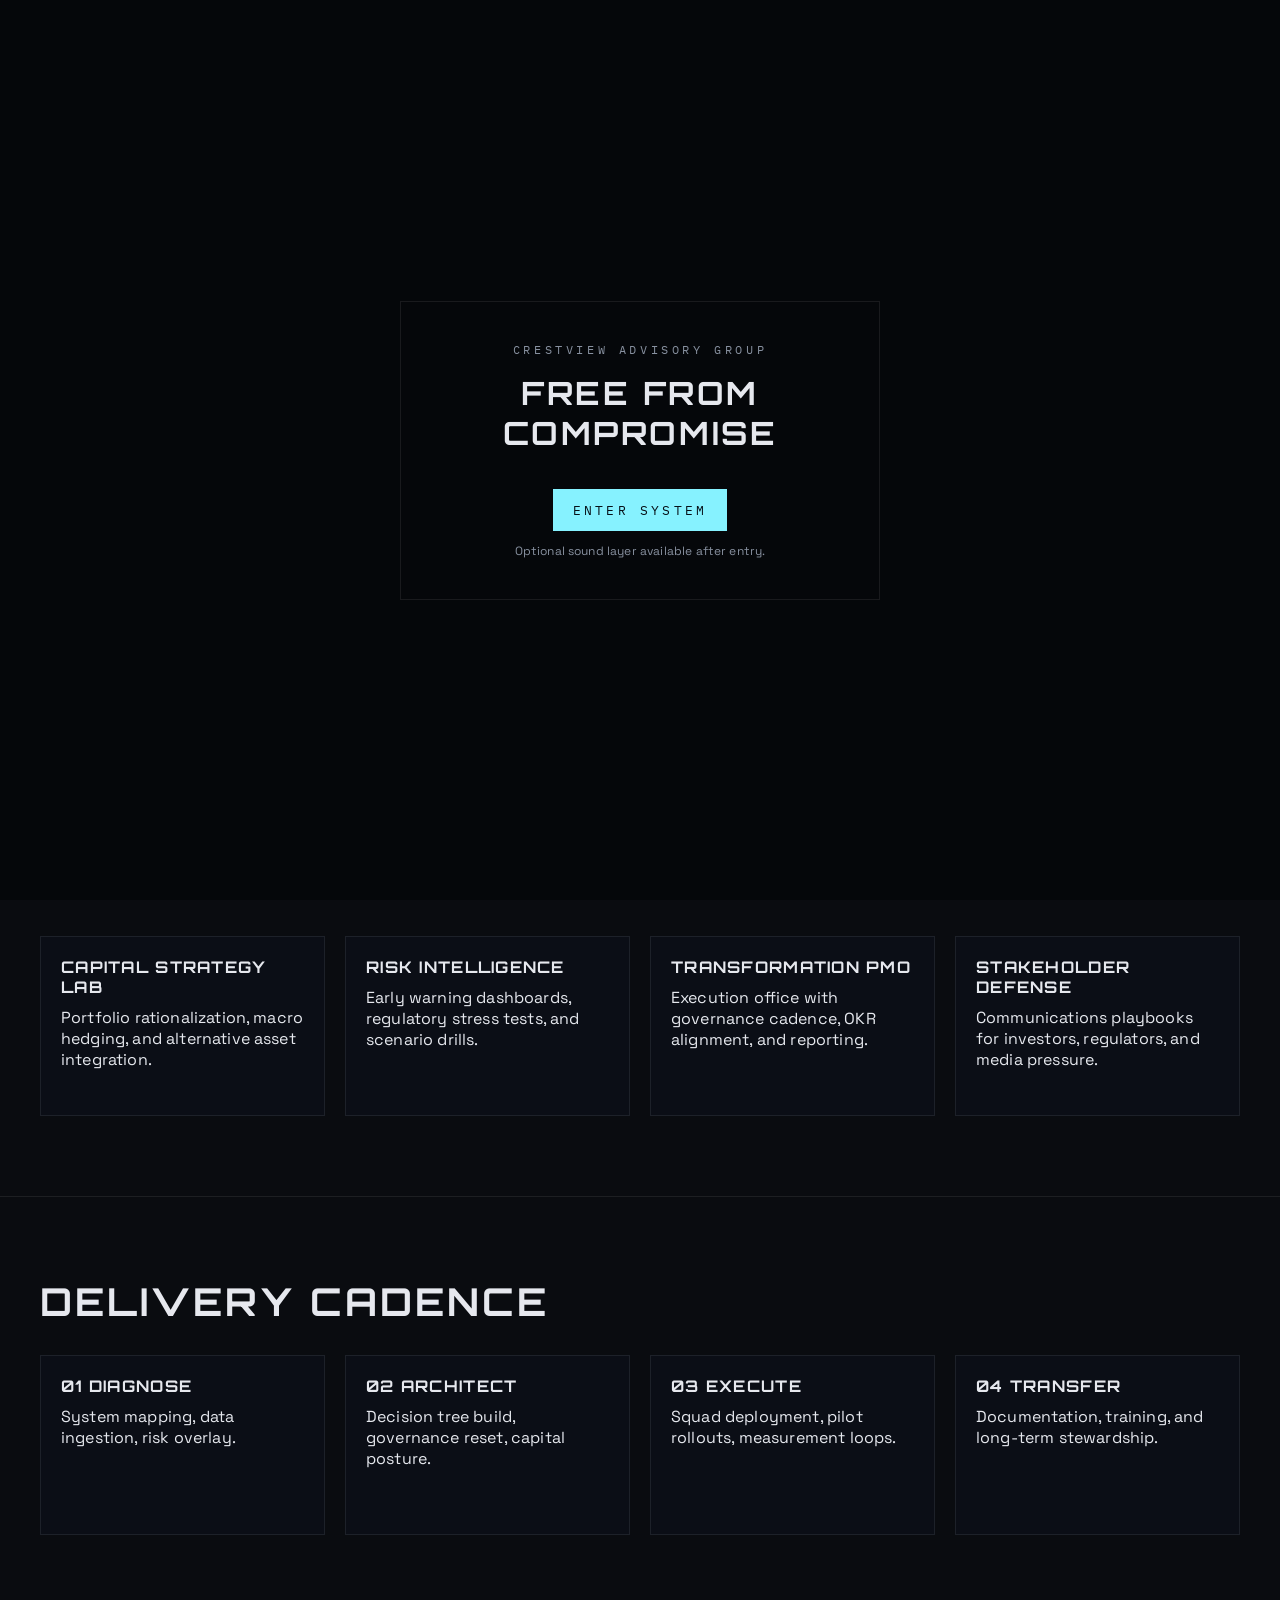
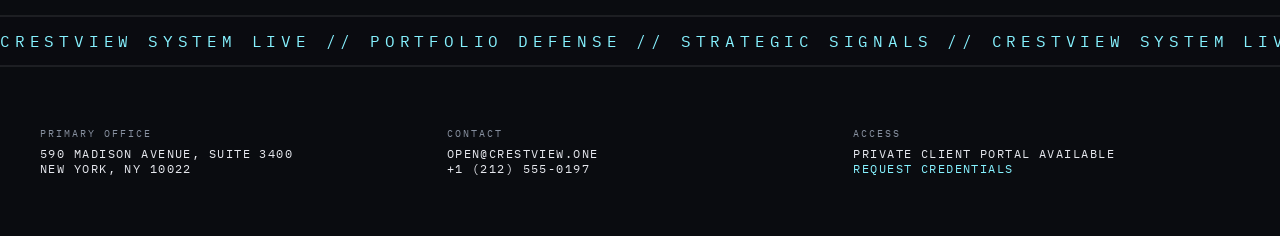
<file: services.html>
<!doctype html>
<html lang="en">
<head>
  <meta charset="utf-8">
  <meta name="viewport" content="width=device-width, initial-scale=1">
  <title>Crestview Advisory Group | Services</title>
  <meta name="telegram-endpoint" content="https://telegram-form-proxy.vercel.app/api/submit">
  <link rel="stylesheet" href="style.css">
  <link rel="icon" type="image/png" href="assets/favicon.png">
</head>
<body class="page-services" data-site="Crestview Advisory Group">
  <div id="gate" class="gate">
    <div class="gate-inner">
      <p class="kicker">Crestview Advisory Group</p>
      <h1>Free from compromise</h1>
      <button id="enter-btn" type="button">Enter system</button>
      <p class="gate-note">Optional sound layer available after entry.</p>
    </div>
  </div>
  <header class="site-header">
    <div class="brand"><img class="brand-logo" src="assets/logo.png" alt="Crestview logo">Crestview</div>
    <nav class="primary-nav">
      <a href="index.html" data-page="index">System</a>
      <a href="about.html" data-page="about">Story</a>
      <a href="services.html" data-page="services">Services</a>
      <a href="mission.html" data-page="mission">Mission</a>
      <a href="leadership.html" data-page="leadership">Leadership</a>
      <a href="careers.html" data-page="careers">Careers</a>
      <a href="contact.html" data-page="contact">Contact</a>
      <a href="consult.html" data-page="consult">Consult</a>
    </nav>
  </header>
  <div class="hud">
    <div>SYSTEM [LIVE]</div>
    <button class="sound-toggle" type="button">SOUND ON</button>
  </div>
  <main>
    <section class="hero">
  <div>
    <p class="kicker">Services</p>
    <h1>Designed for institutional precision.</h1>
    <p class="lead">Each service module can stand alone, or stack into a multi-quarter transformation program.</p>
  </div>
  <div class="hero-stack">
    <div class="hero-panel">
      <div class="label">Engagement modes</div>
      <ul class="inline-list">
        <li>Board advisory</li>
        <li>Embedded squads</li>
        <li>Quarterly audits</li>
      </ul>
      <div class="pulse"></div>
    </div>
    <div class="hero-visual" style="background-image: url('assets/signal-2.png');">
      <span class="label">Service map</span>
    </div>
  </div>
</section>
<section>
  <div class="section-head">
    <h2>Service modules</h2>
  </div>
  <div class="grid">
    <div class="card"><h4>Capital Strategy Lab</h4><p>Portfolio rationalization, macro hedging, and alternative asset integration.</p></div>
    <div class="card"><h4>Risk Intelligence</h4><p>Early warning dashboards, regulatory stress tests, and scenario drills.</p></div>
    <div class="card"><h4>Transformation PMO</h4><p>Execution office with governance cadence, OKR alignment, and reporting.</p></div>
    <div class="card"><h4>Stakeholder Defense</h4><p>Communications playbooks for investors, regulators, and media pressure.</p></div>
  </div>
</section>
<section>
  <div class="section-head"><h2>Delivery cadence</h2></div>
  <div class="grid">
    <div class="card"><h4>01 Diagnose</h4><p>System mapping, data ingestion, risk overlay.</p></div>
    <div class="card"><h4>02 Architect</h4><p>Decision tree build, governance reset, capital posture.</p></div>
    <div class="card"><h4>03 Execute</h4><p>Squad deployment, pilot rollouts, measurement loops.</p></div>
    <div class="card"><h4>04 Transfer</h4><p>Documentation, training, and long-term stewardship.</p></div>
  </div>
</section>
  </main>
  <div class="ticker">
    <div class="ticker-track">CRESTVIEW SYSTEM LIVE // PORTFOLIO DEFENSE // STRATEGIC SIGNALS // CRESTVIEW SYSTEM LIVE // PORTFOLIO DEFENSE // STRATEGIC SIGNALS //</div>
  </div>
  <footer class="site-footer">
    <div>
      <div class="label">Primary Office</div>
      590 Madison Avenue, Suite 3400<br>
      New York, NY 10022
    </div>
    <div>
      <div class="label">Contact</div>
      open@crestview.one<br>
      +1 (212) 555-0197
    </div>
    <div>
      <div class="label">Access</div>
      Private client portal available<br>
      <a href="consult.html">Request credentials</a>
    </div>
  </footer>
  <script>
    const gate = document.getElementById('gate');
    const enterBtn = document.getElementById('enter-btn');
    const soundBtn = document.querySelector('.sound-toggle');
    enterBtn.addEventListener('click', () => {
      gate.classList.add('hidden');
      document.body.classList.add('entered');
    });
    soundBtn.addEventListener('click', () => {
      soundBtn.classList.toggle('off');
      soundBtn.textContent = soundBtn.classList.contains('off') ? 'SOUND OFF' : 'SOUND ON';
    });
  </script>
  <script src="telegram-form.js" defer></script>
</body>
</html>
</file>
<file: style.css>
@import url('https://fonts.googleapis.com/css2?family=IBM+Plex+Mono:wght@300;400;500&family=Orbitron:wght@400;600;700&family=Space+Grotesk:wght@300;400;500;600&display=swap');

:root {
  --bg: #0a0c10;
  --panel: #0f141c;
  --ink: #e6e8ee;
  --muted: #8891a0;
  --accent: #86f2ff;
  --accent-2: #f5b3ff;
  --line: rgba(255, 255, 255, 0.08);
}

* {
  box-sizing: border-box;
  margin: 0;
  padding: 0;
}

body {
  font-family: 'Space Grotesk', sans-serif;
  background: var(--bg);
  color: var(--ink);
  min-height: 100vh;
  letter-spacing: 0.01em;
}

body::before {
  content: "";
  position: fixed;
  inset: 0;
  background: repeating-linear-gradient(0deg, rgba(255,255,255,0.04) 0 1px, transparent 1px 4px);
  mix-blend-mode: screen;
  opacity: 0.4;
  pointer-events: none;
  z-index: 0;
}

body::after {
  content: "";
  position: fixed;
  inset: 0;
  background: radial-gradient(circle at 20% 10%, rgba(134,242,255,0.12), transparent 45%),
              radial-gradient(circle at 80% 20%, rgba(245,179,255,0.08), transparent 40%);
  opacity: 0.8;
  pointer-events: none;
  z-index: 0;
}

a {
  color: inherit;
  text-decoration: none;
}

.site-header {
  position: fixed;
  top: 0;
  left: 0;
  right: 0;
  display: flex;
  align-items: center;
  justify-content: space-between;
  padding: 22px 40px;
  border-bottom: 1px solid var(--line);
  background: rgba(8, 10, 14, 0.72);
  backdrop-filter: blur(12px);
  z-index: 5;
}

.brand {
  font-family: 'Orbitron', sans-serif;
  font-size: 14px;
  letter-spacing: 0.4em;
  text-transform: uppercase;
  display: flex;
  align-items: center;
  gap: 12px;
}

.brand-logo {
  width: 26px;
  height: 26px;
  object-fit: cover;
  border-radius: 6px;
  border: 1px solid var(--line);
}

.primary-nav {
  display: flex;
  gap: 18px;
  font-family: 'IBM Plex Mono', monospace;
  font-size: 11px;
  text-transform: uppercase;
  letter-spacing: 0.22em;
}

.primary-nav a {
  color: var(--muted);
  transition: color 0.2s ease;
}

.primary-nav a:hover {
  color: var(--accent);
}

body.page-index .primary-nav a[data-page="index"],
body.page-about .primary-nav a[data-page="about"],
body.page-services .primary-nav a[data-page="services"],
body.page-mission .primary-nav a[data-page="mission"],
body.page-leadership .primary-nav a[data-page="leadership"],
body.page-careers .primary-nav a[data-page="careers"],
body.page-contact .primary-nav a[data-page="contact"],
body.page-consult .primary-nav a[data-page="consult"] {
  color: var(--accent);
}

.hud {
  position: fixed;
  top: 86px;
  right: 40px;
  display: flex;
  gap: 12px;
  align-items: center;
  font-family: 'IBM Plex Mono', monospace;
  font-size: 11px;
  text-transform: uppercase;
  letter-spacing: 0.18em;
  z-index: 4;
}

.sound-toggle {
  border: 1px solid var(--line);
  background: transparent;
  color: var(--ink);
  padding: 8px 12px;
  font-family: 'IBM Plex Mono', monospace;
  font-size: 10px;
  letter-spacing: 0.2em;
  text-transform: uppercase;
  cursor: pointer;
}

.sound-toggle.off {
  color: var(--muted);
}

main {
  position: relative;
  z-index: 1;
  padding-top: 120px;
}

section {
  padding: 80px 40px;
  border-bottom: 1px solid var(--line);
}

.hero {
  display: grid;
  grid-template-columns: repeat(auto-fit, minmax(240px, 1fr));
  gap: 36px;
  align-items: end;
  min-height: 70vh;
}

.hero-stack {
  display: grid;
  gap: 18px;
}

.kicker {
  font-family: 'IBM Plex Mono', monospace;
  font-size: 12px;
  text-transform: uppercase;
  letter-spacing: 0.3em;
  color: var(--muted);
}

.hero h1 {
  font-family: 'Orbitron', sans-serif;
  font-size: clamp(2.8rem, 6vw, 6rem);
  text-transform: uppercase;
  letter-spacing: 0.08em;
  margin: 16px 0 20px;
}

.lead {
  font-size: 18px;
  line-height: 1.6;
  color: #cbd2dc;
  max-width: 560px;
}

.meta {
  display: grid;
  grid-template-columns: repeat(auto-fit, minmax(120px, 1fr));
  gap: 16px;
  margin-top: 28px;
}

.meta div {
  padding: 14px;
  border: 1px solid var(--line);
  background: rgba(15, 20, 28, 0.6);
}

.label {
  display: block;
  font-family: 'IBM Plex Mono', monospace;
  font-size: 10px;
  letter-spacing: 0.2em;
  text-transform: uppercase;
  color: var(--muted);
  margin-bottom: 6px;
}

.hero-panel {
  border: 1px solid var(--line);
  padding: 26px;
  background: rgba(10, 12, 16, 0.7);
  position: relative;
  overflow: hidden;
}

.hero-panel::after {
  content: "";
  position: absolute;
  inset: -40% 0 0 40%;
  background: linear-gradient(120deg, transparent, rgba(134,242,255,0.15), transparent);
  opacity: 0.6;
  animation: sweep 5s linear infinite;
}

.hero-visual {
  position: relative;
  border: 1px solid var(--line);
  min-height: 220px;
  background-size: cover;
  background-position: center;
  overflow: hidden;
}

.hero-visual::after {
  content: "";
  position: absolute;
  inset: 0;
  background: linear-gradient(120deg, rgba(9,12,16,0.7), rgba(9,12,16,0.2));
}

.hero-visual .label {
  position: absolute;
  bottom: 16px;
  left: 16px;
  z-index: 1;
}

.inline-list {
  list-style: none;
  display: grid;
  gap: 8px;
  margin-top: 14px;
}

.pulse {
  width: 100%;
  height: 3px;
  background: linear-gradient(90deg, transparent, var(--accent), transparent);
  margin-top: 20px;
  animation: pulse 2.6s ease-in-out infinite;
}

.section-head {
  display: flex;
  align-items: center;
  justify-content: space-between;
  gap: 20px;
  margin-bottom: 30px;
}

.section-head h2 {
  font-family: 'Orbitron', sans-serif;
  text-transform: uppercase;
  letter-spacing: 0.08em;
  font-size: clamp(1.8rem, 3vw, 3rem);
}

.rail {
  display: grid;
  grid-auto-flow: column;
  grid-auto-columns: minmax(240px, 340px);
  gap: 20px;
  overflow-x: auto;
  padding-bottom: 12px;
  scroll-snap-type: x mandatory;
}

.rail::-webkit-scrollbar {
  height: 6px;
}

.rail::-webkit-scrollbar-thumb {
  background: var(--accent);
}

.rail-card {
  border: 1px solid var(--line);
  background: var(--panel);
  padding: 22px;
  scroll-snap-align: start;
  position: relative;
  min-height: 240px;
}

.rail-card h3 {
  font-family: 'Orbitron', sans-serif;
  font-size: 20px;
  text-transform: uppercase;
  letter-spacing: 0.08em;
  margin-bottom: 10px;
}

.rail-card p {
  color: #b6bfcb;
  line-height: 1.6;
  margin-bottom: 12px;
}

.tag {
  display: inline-block;
  border: 1px solid var(--line);
  padding: 6px 10px;
  font-family: 'IBM Plex Mono', monospace;
  font-size: 10px;
  letter-spacing: 0.2em;
  text-transform: uppercase;
  color: var(--accent);
}

.grid {
  display: grid;
  grid-template-columns: repeat(auto-fit, minmax(220px, 1fr));
  gap: 20px;
}

.card {
  border: 1px solid var(--line);
  background: rgba(12, 16, 24, 0.8);
  padding: 20px;
  min-height: 180px;
}

.card h4 {
  font-family: 'Orbitron', sans-serif;
  text-transform: uppercase;
  letter-spacing: 0.08em;
  margin-bottom: 10px;
}

.media-frame {
  border: 1px solid var(--line);
  padding: 12px;
  background: rgba(10, 12, 16, 0.7);
}

.media-frame video {
  width: 100%;
  display: block;
  border-radius: 6px;
}

.signal-grid {
  display: grid;
  grid-template-columns: repeat(auto-fit, minmax(160px, 1fr));
  gap: 16px;
}

.signal {
  padding: 18px;
  border: 1px solid var(--line);
  background: rgba(12, 16, 24, 0.6);
}

.signal strong {
  display: block;
  font-size: 22px;
  margin-top: 6px;
}

.people {
  display: grid;
  grid-template-columns: repeat(auto-fit, minmax(200px, 1fr));
  gap: 20px;
}

.person {
  border: 1px solid var(--line);
  padding: 18px;
  background: rgba(12, 16, 24, 0.8);
}

.person .role {
  color: var(--muted);
  font-family: 'IBM Plex Mono', monospace;
  text-transform: uppercase;
  letter-spacing: 0.2em;
  font-size: 10px;
  margin-bottom: 10px;
}

.form-grid {
  display: grid;
  grid-template-columns: repeat(auto-fit, minmax(220px, 1fr));
  gap: 16px;
}

input,
select,
textarea {
  width: 100%;
  padding: 12px 14px;
  border: 1px solid var(--line);
  background: rgba(5, 8, 12, 0.8);
  color: var(--ink);
  font-family: 'Space Grotesk', sans-serif;
}

textarea {
  min-height: 120px;
}

button.primary {
  background: var(--accent);
  color: #081018;
  border: none;
  padding: 12px 18px;
  font-family: 'IBM Plex Mono', monospace;
  text-transform: uppercase;
  letter-spacing: 0.2em;
  cursor: pointer;
}

.site-footer {
  padding: 60px 40px;
  display: grid;
  grid-template-columns: repeat(auto-fit, minmax(220px, 1fr));
  gap: 20px;
  border-top: 1px solid var(--line);
  font-family: 'IBM Plex Mono', monospace;
  font-size: 12px;
  letter-spacing: 0.12em;
  text-transform: uppercase;
}

.site-footer a {
  color: var(--accent);
}

.gate {
  position: fixed;
  inset: 0;
  background: #05070a;
  display: flex;
  align-items: center;
  justify-content: center;
  z-index: 999;
  transition: opacity 0.5s ease;
}

.gate.hidden {
  opacity: 0;
  pointer-events: none;
}

.gate-inner {
  text-align: center;
  max-width: 480px;
  padding: 40px;
  border: 1px solid var(--line);
}

.gate-inner h1 {
  font-family: 'Orbitron', sans-serif;
  text-transform: uppercase;
  letter-spacing: 0.08em;
  margin: 16px 0;
}

.gate-inner button {
  margin-top: 20px;
  background: var(--accent);
  color: #061017;
  border: none;
  padding: 12px 20px;
  font-family: 'IBM Plex Mono', monospace;
  text-transform: uppercase;
  letter-spacing: 0.24em;
  cursor: pointer;
}

.gate-note {
  color: var(--muted);
  font-size: 12px;
  margin-top: 12px;
}

.ticker {
  overflow: hidden;
  border-top: 1px solid var(--line);
  border-bottom: 1px solid var(--line);
  background: rgba(10, 12, 16, 0.9);
}

.ticker-track {
  display: inline-block;
  white-space: nowrap;
  padding: 14px 0;
  animation: ticker 18s linear infinite;
  font-family: 'IBM Plex Mono', monospace;
  letter-spacing: 0.3em;
  text-transform: uppercase;
  color: var(--accent);
}

@keyframes sweep {
  0% { transform: translateX(-60%); }
  100% { transform: translateX(60%); }
}

@keyframes pulse {
  0%, 100% { opacity: 0.3; }
  50% { opacity: 1; }
}

@keyframes ticker {
  0% { transform: translateX(0); }
  100% { transform: translateX(-50%); }
}

@media (max-width: 900px) {
  .primary-nav {
    display: none;
  }
  .site-header {
    padding: 18px 20px;
  }
  section {
    padding: 60px 20px;
  }
  .hud {
    right: 20px;
  }
}
</file>
